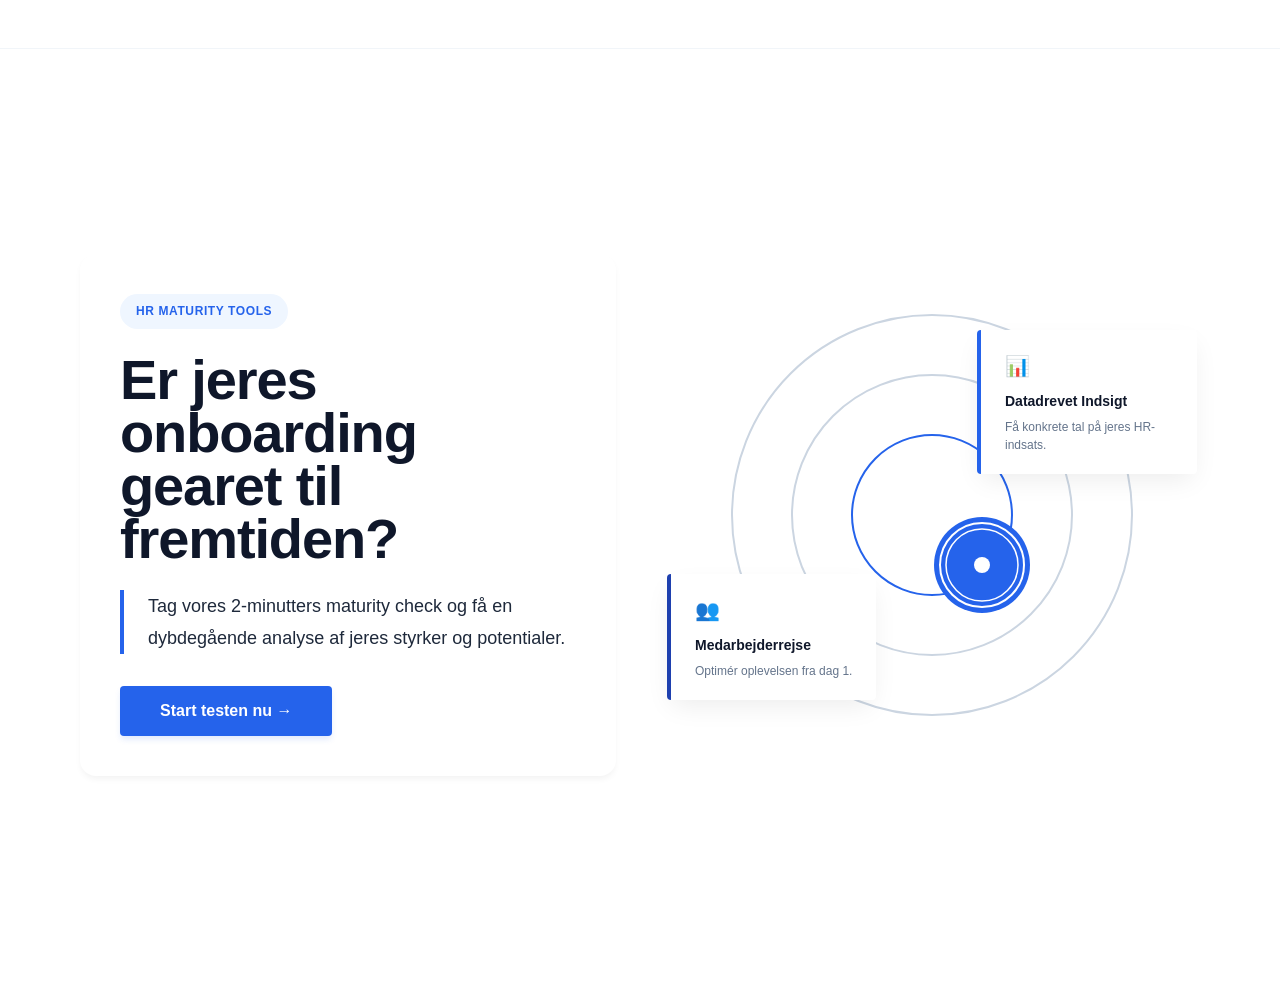
<file: original-quiz.html>
<!DOCTYPE html>
<html lang="da">
<head>
    <meta charset="UTF-8" />
    <meta name="viewport" content="width=device-width, initial-scale=1.0" />
    <title>Onboarding Maturity Check</title>
    <style>
        * { margin: 0; padding: 0; box-sizing: border-box; }
        body { font-family: -apple-system, BlinkMacSystemFont, 'Segoe UI', Roboto, sans-serif; background: #ffffff; color: #1e293b; line-height: 1.6; }
        .container { min-height: 100vh; width: 100%; background: #ffffff; position: relative; overflow: hidden; display: flex; flex-direction: column; }
        header { width: 100%; padding: 24px 32px; display: flex; justify-content: space-between; align-items: center; z-index: 50; position: relative; border-bottom: 1px solid #f1f5f9; }
        .header-title { font-weight: bold; font-size: 12px; letter-spacing: 0.2em; text-transform: uppercase; color: #1e3a8a; display: none; }
        .header-title.show { display: block; }
        main { flex: 1; display: flex; flex-direction: column; position: relative; z-index: 10; max-width: 1280px; margin: 0 auto; width: 100%; padding: 16px 32px; }
        .screen { opacity: 0; visibility: hidden; position: absolute; top: 0; left: 0; width: 100%; min-height: 100vh; transition: opacity 0.3s, visibility 0.3s; }
        .screen.active { opacity: 1; visibility: visible; position: relative; width: 100%; min-height: 100vh; top: auto; left: auto; }
        .start-screen { display: grid; grid-template-columns: 1fr 1fr; gap: 48px; align-items: center; padding: 60px 48px; }
        @media (max-width: 1024px) { .start-screen { grid-template-columns: 1fr; gap: 32px; } }
        .start-content { max-width: 600px; background: white; padding: 40px; border-radius: 16px; box-shadow: 0 4px 6px -1px rgba(0, 0, 0, 0.05); }
        .badge { display: inline-block; padding: 8px 16px; border-radius: 24px; background: #eff6ff; color: #2563eb; font-size: 12px; font-weight: bold; letter-spacing: 0.05em; text-transform: uppercase; margin-bottom: 24px; }
        h1 { font-size: clamp(32px, 8vw, 56px); font-weight: 900; letter-spacing: -0.02em; line-height: 0.95; margin-bottom: 24px; color: #0f172a; }
        .description { font-size: 18px; color: #1e293b; line-height: 1.8; margin-bottom: 32px; border-left: 4px solid #2563eb; padding-left: 24px; max-width: 500px; font-weight: 500; }
        .btn { display: inline-flex; align-items: center; gap: 12px; padding: 16px 40px; font-size: 16px; font-weight: 600; border: none; border-radius: 4px; cursor: pointer; transition: all 0.3s; text-decoration: none; color: white; background: #2563eb; box-shadow: 0 4px 6px -1px rgba(37, 99, 235, 0.15); }
        .btn:hover { background: #1d4ed8; box-shadow: 0 10px 15px -3px rgba(37, 99, 235, 0.2); }
        .graphic { position: relative; width: 100%; height: 500px; display: flex; align-items: center; justify-content: center; }
        @media (max-width: 1024px) { .graphic { display: none; } }
        .graphic-wrapper { position: relative; width: 450px; height: 450px; }
        .circle-svg { position: absolute; top: 0; left: 0; width: 100%; height: 100%; }
        .power-icon-container { position: absolute; top: 50%; left: 50%; transform: translate(-50%, -50%); z-index: 20; }
        .power-icon { width: 100px; height: 100px; background: linear-gradient(135deg, #2563eb 0%, #1d4ed8 100%); border-radius: 50%; display: flex; align-items: center; justify-content: center; color: white; font-size: 44px; box-shadow: 0 20px 25px -5px rgba(37, 99, 235, 0.3); }
        .stat-card { background: white; padding: 20px 24px; box-shadow: 0 10px 25px -5px rgba(0, 0, 0, 0.08); z-index: 20; position: absolute; max-width: 220px; border-left: 4px solid #2563eb; border-radius: 4px; }
        .stat-card-1 { top: 40px; right: -40px; }
        .stat-card-2 { bottom: 40px; left: -40px; border-left-color: #1e40af; }
        .stat-card h3 { font-weight: bold; margin-bottom: 6px; font-size: 14px; color: #0f172a; }
        .stat-card p { font-size: 12px; color: #64748b; line-height: 1.5; }
        .stat-icon { font-size: 20px; margin-bottom: 8px; }
        .quiz-screen { display: grid; grid-template-columns: 1fr 1fr; gap: 48px; align-items: center; max-width: 1280px; margin: 0 auto; min-height: 100vh; }
        @media (max-width: 1024px) { .quiz-screen { grid-template-columns: 1fr; gap: 32px; } }
        .quiz-number { width: 48px; height: 48px; background: #dbeafe; color: #1e40af; display: flex; align-items: center; justify-content: center; font-weight: bold; font-size: 18px; border-radius: 50%; margin-bottom: 24px; }
        .quiz-question { font-size: 32px; font-weight: bold; line-height: 1.25; margin-bottom: 32px; color: #0f172a; }
        .quiz-category { text-transform: uppercase; letter-spacing: 0.05em; font-weight: bold; font-size: 12px; color: #64748b; }
        .quiz-divider { width: 24px; height: 4px; background: #2563eb; margin: 24px 0; border-radius: 2px; }
        .options { display: flex; flex-direction: column; gap: 16px; }
        .option { padding: 24px; background: #f0f4f8 !important; border: 2px solid #cbd5e1 !important; border-left: 4px solid #cbd5e1 !important; cursor: pointer; transition: all 0.2s; text-align: left; font-size: 16px; display: flex; justify-content: space-between; align-items: center; border-radius: 4px; color: #000000 !important; font-weight: 500; }
        .option span { color: #000000 !important; }
        .option * { color: #000000 !important; }
        .option:hover { background: #e0e7f1; border-color: #94a3b8; }
        .option.selected { background: #1e40af; color: white; border-color: #2563eb; }
        .option-check { width: 24px; height: 24px; background: #2563eb; border-radius: 50%; display: flex; align-items: center; justify-content: center; color: white; font-size: 16px; flex-shrink: 0; }
        .quiz-footer { display: flex; justify-content: space-between; align-items: center; margin-top: 64px; border-top: 1px solid #f1f5f9; padding-top: 32px; }
        .progress-dots { display: flex; gap: 4px; }
        .dot { width: 8px; height: 8px; border-radius: 50%; background: #e2e8f0; transition: background 0.2s; }
        .dot.active { background: #2563eb; }
        .nav-btn { background: none; border: none; cursor: pointer; font-size: 14px; font-weight: 500; display: flex; align-items: center; gap: 8px; transition: color 0.2s; color: #64748b; }
        .nav-btn:hover:not(:disabled) { color: #0f172a; }
        .nav-btn:disabled { opacity: 0.3; cursor: not-allowed; }
        .nav-btn.next { color: #2563eb; }
        .result-screen { display: grid; grid-template-columns: 1fr 1fr; gap: 32px; align-items: start; max-width: 1280px; margin: 0 auto; min-height: 100vh; }
        @media (max-width: 1024px) { .result-screen { grid-template-columns: 1fr; } }
        .score-card { background: white; border-radius: 24px; padding: 32px; box-shadow: 0 10px 25px -5px rgba(0, 0, 0, 0.08); border: 1px solid #f1f5f9; position: relative; overflow: hidden; }
        .score-card::before { content: ''; position: absolute; top: 0; left: 0; right: 0; height: 8px; background: #2563eb; }
        .score-header { text-align: center; padding-top: 24px; padding-bottom: 40px; }
        .score-label { font-size: 12px; font-weight: bold; letter-spacing: 0.05em; text-transform: uppercase; color: #0b1e3d; margin-bottom: 32px; }
        .score-circle { position: relative; width: 224px; height: 224px; margin: 0 auto 24px; }
        .score-glow { position: absolute; inset: 0; background: rgba(96, 165, 250, 0.05); border-radius: 50%; filter: blur(32px); }
        .score-svg { width: 100%; height: 100%; transform: rotate(-90deg); }
        .score-bg-circle { fill: none; stroke: #f1f5f9; stroke-width: 16; }
        .score-progress-circle { fill: none; stroke: #2563eb; stroke-width: 16; stroke-linecap: round; transition: stroke-dashoffset 1.5s cubic-bezier(0.4, 0, 0.2, 1); }
        .score-text { position: absolute; inset: 0; display: flex; flex-direction: column; align-items: center; justify-content: center; }
        .score-number { font-size: 48px; font-weight: 900; letter-spacing: -0.02em; color: #0b1e3d; }
        .score-max { font-size: 14px; color: #94a3b8; font-weight: 500; }
        .result-title { font-size: 20px; font-weight: bold; margin-bottom: 12px; line-height: 1.25; color: #0b1e3d; text-align: center; }
        .result-divider { width: 12px; height: 4px; background: #2563eb; margin: 16px auto; border-radius: 2px; }
        .score-card-footer { background: #f8fafc; margin: 0 -32px -32px; padding: 32px; border-top: 1px solid #f1f5f9; }
        .result-description { font-size: 14px; color: #64748b; line-height: 1.6; text-align: center; }
        .insights { display: flex; flex-direction: column; gap: 24px; }
        .insights-card { background: white; border-radius: 24px; padding: 32px; box-shadow: 0 10px 25px -5px rgba(0, 0, 0, 0.08); border: 1px solid #f1f5f9; }
        .insights-title { font-weight: bold; font-size: 18px; margin-bottom: 24px; display: flex; align-items: center; gap: 8px; color: #0b1e3d; }
        .insights-icon { width: 20px; height: 20px; color: #2563eb; font-size: 18px; }
        .bullets { display: flex; flex-direction: column; gap: 16px; }
        .bullet { display: flex; gap: 16px; padding: 16px; border-radius: 16px; background: #f8fafc; border: 1px solid #f1f5f9; transition: border-color 0.2s; }
        .bullet:hover { border-color: rgba(37, 99, 235, 0.3); }
        .bullet-icon { width: 32px; height: 32px; border-radius: 50%; display: flex; align-items: center; justify-content: center; font-size: 16px; flex-shrink: 0; }
        .bullet.strength .bullet-icon { background: #dcfce7; color: #15803d; }
        .bullet.risk .bullet-icon { background: #fee2e2; color: #dc2626; }
        .bullet.opportunity .bullet-icon { background: #fef3c7; color: #b45309; }
        .bullet-label { font-size: 11px; font-weight: bold; letter-spacing: 0.05em; text-transform: uppercase; display: block; margin-bottom: 4px; }
        .bullet.strength .bullet-label { color: #166534; }
        .bullet.risk .bullet-label { color: #7f1d1d; }
        .bullet.opportunity .bullet-label { color: #78350f; }
        .bullet-text { font-size: 14px; line-height: 1.6; font-weight: 500; margin: 0; color: #475569; }
        .cta-card { border-radius: 24px; padding: 32px; color: white; position: relative; overflow: hidden; box-shadow: 0 10px 25px -5px rgba(0, 0, 0, 0.15); background: #0b1e3d; }
        .cta-glow { position: absolute; top: 0; right: 0; width: 256px; height: 256px; background: #2563eb; border-radius: 50%; filter: blur(80px); opacity: 0.3; transform: translate(1/3, -1/3); pointer-events: none; }
        .cta-content { position: relative; z-index: 10; display: flex; flex-direction: column; gap: 16px; }
        @media (min-width: 769px) { .cta-content { flex-direction: row; justify-content: space-between; align-items: center; } }
        .cta-text h4 { font-weight: bold; font-size: 18px; margin-bottom: 8px; }
        .cta-text p { font-size: 14px; color: #bfdbfe; line-height: 1.5; max-width: 280px; }
        .cta-buttons { display: flex; flex-direction: column; gap: 8px; }
        .btn-white { background: #2563eb; color: white; padding: 10px 24px; font-size: 14px; font-weight: 600; border: none; border-radius: 4px; cursor: pointer; transition: background 0.2s; }
        .btn-white:hover { background: #1d4ed8; }
        .btn-ghost { background: transparent; color: #93c5fd; border: none; cursor: pointer; font-size: 13px; font-weight: 600; padding: 8px 24px; transition: color 0.2s; display: flex; align-items: center; gap: 8px; }
        .btn-ghost:hover { color: white; }
    </style>
</head>
<body>
    <div class="container">
        <header>
            <div></div>
            <div class="header-title">Spørgsmål <span class="current-q">1</span> / <span class="total-q">10</span></div>
        </header>
        <main>
            <div class="screen active start-screen" data-screen="start">
                <div class="start-content">
                    <span class="badge">HR Maturity Tools</span>
                    <h1>Er jeres onboarding gearet til fremtiden?</h1>
                    <p class="description">Tag vores 2-minutters maturity check og få en dybdegående analyse af jeres styrker og potentialer.</p>
                    <button class="btn" onclick="app.startQuiz()">Start testen nu →</button>
                </div>
                <div class="graphic">
                    <div class="graphic-wrapper">
                        <svg class="circle-svg" viewBox="0 0 450 450" style="width:100%;height:100%;position:absolute;">
                            <circle cx="225" cy="225" r="200" fill="none" stroke="#cbd5e1" stroke-width="2"/>
                            <circle cx="225" cy="225" r="140" fill="none" stroke="#cbd5e1" stroke-width="2"/>
                            <circle cx="225" cy="225" r="80" fill="none" stroke="#2563eb" stroke-width="2"/>
                        </svg>
                        <div class="power-icon-container">
                            <svg viewBox="0 0 100 100" style="width:100px;height:100px;position:absolute;">
                                <circle cx="50" cy="50" r="48" fill="#2563eb"/>
                                <circle cx="50" cy="50" r="42" fill="none" stroke="white" stroke-width="2"/>
                                <circle cx="50" cy="50" r="36" fill="none" stroke="white" stroke-width="1.5"/>
                                <circle cx="50" cy="50" r="8" fill="white"/>
                            </svg>
                        </div>
                        <div class="stat-card stat-card-1"><div class="stat-icon">📊</div><h3>Datadrevet Indsigt</h3><p>Få konkrete tal på jeres HR-indsats.</p></div>
                        <div class="stat-card stat-card-2"><div class="stat-icon">👥</div><h3>Medarbejderrejse</h3><p>Optimér oplevelsen fra dag 1.</p></div>
                    </div>
                </div>
            </div>
            <div class="screen quiz-screen" data-screen="quiz">
                <div><div class="quiz-number" id="questionNumber">1</div><h2 class="quiz-question" id="questionText"></h2><div class="quiz-divider"></div><p class="quiz-category" id="categoryText"></p></div>
                <div class="options" id="optionsContainer"></div>
            </div>
            <div class="screen result-screen" data-screen="result">
                <div class="score-card">
                    <div class="score-header">
                        <div class="score-label">Onboarding Maturity Score</div>
                        <div class="score-circle"><div class="score-glow"></div><svg class="score-svg" viewBox="0 0 224 224"><circle class="score-bg-circle" cx="112" cy="112" r="100"></circle><circle class="score-progress-circle" cx="112" cy="112" r="100" id="progressCircle" style="stroke-dasharray: 628; stroke-dashoffset: 628;"></circle></svg><div class="score-text"><div class="score-number" id="scoreNumber">0</div><div class="score-max">af 30 point</div></div></div>
                        <h2 class="result-title" id="resultTitle"></h2><div class="result-divider"></div>
                    </div>
                    <div class="score-card-footer"><p class="result-description" id="resultDescription"></p></div>
                </div>
                <div class="insights">
                    <div class="insights-card">
                        <h3 class="insights-title"><span class="insights-icon">📊</span>Analyse af jeres niveau</h3>
                        <div class="bullets" id="bulletsContainer"></div>
                    </div>
                    <div class="cta-card">
                        <div class="cta-glow"></div>
                        <div class="cta-content">
                            <div class="cta-text"><h4>Få styr på jeres onboarding</h4><p>Saml planer, opgaver og opfølgning ét sted med HR-ON Boarding.</p><div style="margin-top: 12px; font-size: 18px; font-weight: bold; color: #93c5fd;">HR-ON</div></div>
                            <div class="cta-buttons"><a href="https://hr-on.com/onboardingplatform/" target="_blank" class="btn-white" style="text-decoration: none; display: inline-flex;">Læs mere</a><button class="btn-ghost" onclick="app.reset()">↻ Start forfra</button></div>
                        </div>
                    </div>
                </div>
            </div>
            <div class="quiz-footer" id="quizFooter" style="display: none;">
                <button class="nav-btn" id="prevBtn" onclick="app.prevQuestion()">← Forrige spørgsmål</button>
                <div class="progress-dots" id="progressDots"></div>
                <button class="nav-btn next" id="nextBtn" onclick="app.nextQuestion()">Næste trin →</button>
            </div>
        </main>
    </div>
    <script>
        const questions = [
            { id: 1, category: "Plan og struktur", text: "Har I en standardiseret plan for de første 30 dage for nye medarbejdere?", options: [{ text: "Ja, for alle relevante stillinger og vi opdaterer den jævnligt.", points: 3 }, { text: "Ja, for de fleste nøglestillinger.", points: 2 }, { text: "Kun for enkelte roller.", points: 1 }, { text: "Nej, det løses fra gang til gang.", points: 0 }] },
            { id: 2, category: "Kultur og værdier", text: "Hvordan introducerer I kultur og værdier i onboardingforløbet?", options: [{ text: "Der er et struktureret forløb med konkrete aktiviteter og eksempler.", points: 3 }, { text: "Der er en præsentation eller et oplæg, men ikke meget mere.", points: 2 }, { text: "Det sker primært uformelt i hverdagen.", points: 1 }, { text: "Vi har ikke en klar tilgang til det.", points: 0 }] },
            { id: 3, category: "Netværk og relationer", text: "Hvordan sikrer I, at nye medarbejdere får opbygget et relevant internt netværk?", options: [{ text: "Vi har planlagte møder med nøglepersoner og tværgående kolleger.", points: 3 }, { text: "Vi introducerer dem til nærmeste team og enkelte nøglepersoner.", points: 2 }, { text: "Det forventes at ske naturligt over tid.", points: 1 }, { text: "Vi har ikke fokus på det.", points: 0 }] },
            { id: 4, category: "Rolle- og ansvarsfordeling", text: "Hvor tydeligt er ansvaret for onboarding fordelt mellem HR, leder og kolleger?", options: [{ text: "Meget tydeligt og dokumenteret.", points: 3 }, { text: "Nogenlunde tydeligt, men ikke formelt beskrevet.", points: 2 }, { text: "Det er primært implicit og afhænger af den enkelte leder.", points: 1 }, { text: "Det er uklart, hvem der har ansvaret.", points: 0 }] },
            { id: 5, category: "Opfølgning og måling", text: "Evaluerer I systematisk, om onboardingforløbet har været en succes?", options: [{ text: "Ja, via faste målinger og samtaler på bestemte tidspunkter.", points: 3 }, { text: "Ja, men mere ad hoc og uregelmæssigt.", points: 2 }, { text: "Kun hvis der opstår problemer.", points: 1 }, { text: "Nej, vi evaluerer ikke struktureret.", points: 0 }] },
            { id: 6, category: "Forberedelse før første dag", text: "Hvor meget er på plads før første arbejdsdag for en ny medarbejder?", options: [{ text: "Udstyr, systemadgang, program og velkomstmateriale er klart.", points: 3 }, { text: "Det meste er klar, men enkelte ting mangler ofte.", points: 2 }, { text: "Noget er klar, men mange ting ordnes først på dagen.", points: 1 }, { text: "Det meste bliver ordnet, efter medarbejderen er startet.", points: 0 }] },
            { id: 7, category: "Digital støtte", text: "Hvordan understøtter I onboarding digitalt i dag?", options: [{ text: "Vi bruger et dedikeret onboardingværktøj med opgaver, planer og opfølgning.", points: 3 }, { text: "Vi bruger HR-system, intranet eller andre værktøjer med simple skabeloner.", points: 2 }, { text: "Vi bruger primært mails, dokumenter og regneark.", points: 1 }, { text: "Der er ingen samlet digital løsning.", points: 0 }] },
            { id: 8, category: "Ledelsesinvolvering", text: "Hvor tydeligt er lederens rolle i onboarding?", options: [{ text: "Lederens rolle er klart defineret med konkrete opgaver og touchpoints.", points: 3 }, { text: "Lederen ved nogenlunde hvad der forventes, men uden fast struktur.", points: 2 }, { text: "Det afhænger meget af den enkelte leder.", points: 1 }, { text: "Der er ingen fælles forventninger til lederens rolle.", points: 0 }] },
            { id: 9, category: "Varighed og helhed", text: "Hvor længe betragter I onboardingforløbet som aktivt?", options: [{ text: "Vi har en tydelig plan der strækker sig mindst 3 måneder.", points: 3 }, { text: "Vi har en plan for 2 til 4 uger.", points: 2 }, { text: "Vi fokuserer mest på første uge.", points: 1 }, { text: "Onboarding er primært første dag.", points: 0 }] },
            { id: 10, category: "Løbende forbedring", text: "Hvordan arbejder I med at forbedre jeres onboarding over tid?", options: [{ text: "Vi bruger data og feedback til at justere programmet løbende.", points: 3 }, { text: "Vi justerer indimellem baseret på oplevelser og enkeltstående input.", points: 2 }, { text: "Vi ændrer kun noget hvis der har været en meget dårlig oplevelse.", points: 1 }, { text: "Onboardingforløbet har stort set været det samme i flere år.", points: 0 }] }
        ];
        const results = [
            { min: 0, max: 10, title: "Jeres onboarding er primært ad hoc", description: "Onboarding afhænger i høj grad af den enkelte leder og situation. Nye medarbejdere kan få meget forskellige oplevelser, og vigtige elementer risikerer at blive glemt.", bullets: [{ type: "strength", label: "Styrke", text: "I kan tilpasse jer hurtigt fra gang til gang." }, { type: "risk", label: "Risiko", text: "Uensartet kvalitet og større risiko for dårlige oplevelser." }, { type: "opportunity", label: "Mulighed", text: "Ved at samle onboarding i en enkel struktur kan I hurtigt løfte niveauet." }] },
            { min: 11, max: 18, title: "Jeres onboarding har et grundlæggende fundament", description: "I har flere gode elementer i onboarding, men de er ikke fuldt ud standardiseret og skaleret. Oplevelsen kan stadig variere alt efter rolle og leder.", bullets: [{ type: "strength", label: "Styrke", text: "Nye medarbejdere får typisk en fornuftig start." }, { type: "risk", label: "Risiko", text: "Manglende konsistens og begrænset opfølgning." }, { type: "opportunity", label: "Mulighed", text: "Med en samlet plan og digitale værktøjer kan I skabe en mere ensartet oplevelse." }] },
            { min: 19, max: 24, title: "Jeres onboarding er struktureret", description: "I har et solidt fundament med planer, faste elementer og tydelige roller. De største muligheder ligger i at gøre onboarding mere datadrevet og let at skalere på tværs af organisationen.", bullets: [{ type: "strength", label: "Styrke", text: "Klare rammer og genkendelige forløb." }, { type: "risk", label: "Risiko", text: "Afhængighed af enkelte nøglepersoner og manuelle processer." }, { type: "opportunity", label: "Mulighed", text: "Ved at samle onboarding digitalt kan I spare tid og få bedre overblik." }] },
            { min: 25, max: 30, title: "Jeres onboarding er på et strategisk niveau", description: "Onboarding er integreret i jeres måde at drive forretning og HR på. I arbejder struktureret med forløb, roller og opfølgning og bruger viden til at forbedre oplevelsen løbende.", bullets: [{ type: "strength", label: "Styrke", text: "En stærk, konsistent oplevelse for nye medarbejdere." }, { type: "risk", label: "Risiko", text: "At kompleksitet og vedligeholdelse kan vokse over tid." }, { type: "opportunity", label: "Mulighed", text: "I kan bruge data til at koble onboarding endnu tættere til performance og fastholdelse." }] }
        ];
        class Quiz { constructor() { this.currentQuestion = 0; this.answers = {}; this.init(); } init() { this.setupProgressDots(); this.updateQuestionDisplay(); } startQuiz() { this.goToScreen('quiz'); document.getElementById('quizFooter').style.display = 'flex'; } goToScreen(screen) { document.querySelectorAll('.screen').forEach(s => s.classList.remove('active')); document.querySelector(`[data-screen="${screen}"]`).classList.add('active'); document.querySelector('.header-title').classList.toggle('show', screen === 'quiz'); } setupProgressDots() { const container = document.getElementById('progressDots'); container.innerHTML = ''; questions.forEach((_, idx) => { const dot = document.createElement('div'); dot.className = 'dot' + (idx === 0 ? ' active' : ''); container.appendChild(dot); }); } updateQuestionDisplay() { const q = questions[this.currentQuestion]; const selected = this.answers[this.currentQuestion]; document.getElementById('questionNumber').textContent = this.currentQuestion + 1; document.getElementById('questionText').textContent = q.text; document.getElementById('categoryText').textContent = q.category; document.querySelector('.current-q').textContent = this.currentQuestion + 1; document.querySelector('.total-q').textContent = questions.length; const container = document.getElementById('optionsContainer'); container.innerHTML = q.options.map((opt, idx) => `<button class="option ${selected === idx ? 'selected' : ''}" onclick="app.selectAnswer(${idx})"><span>${opt.text}</span>${selected === idx ? '<div class="option-check">✓</div>' : ''}</button>`).join(''); const dots = document.querySelectorAll('.dot'); dots.forEach((dot, idx) => { dot.classList.toggle('active', idx <= this.currentQuestion); }); document.getElementById('prevBtn').disabled = this.currentQuestion === 0; document.getElementById('nextBtn').disabled = selected === undefined; } selectAnswer(idx) { this.answers[this.currentQuestion] = idx; this.updateQuestionDisplay(); } nextQuestion() { if (this.currentQuestion < questions.length - 1) { this.currentQuestion++; this.updateQuestionDisplay(); } else { this.showResults(); } } prevQuestion() { if (this.currentQuestion > 0) { this.currentQuestion--; this.updateQuestionDisplay(); } } showResults() { const score = this.calculateScore(); const result = this.getResult(score); document.getElementById('scoreNumber').textContent = score; document.getElementById('resultTitle').textContent = result.title; document.getElementById('resultDescription').textContent = result.description; const bulletsContainer = document.getElementById('bulletsContainer'); bulletsContainer.innerHTML = result.bullets.map(bullet => `<div class="bullet ${bullet.type}"><div class="bullet-icon">${bullet.type === 'strength' ? '✓' : bullet.type === 'risk' ? '!' : '↗'}</div><div><span class="bullet-label">${bullet.label}</span><p class="bullet-text">${bullet.text}</p></div></div>`).join(''); const circumference = 2 * Math.PI * 100; const progress = score / 30; const offset = circumference * (1 - progress); document.getElementById('progressCircle').style.strokeDashoffset = offset; document.getElementById('quizFooter').style.display = 'none'; this.goToScreen('result'); } calculateScore() { let total = 0; Object.entries(this.answers).forEach(([qIdx, optIdx]) => { total += questions[qIdx].options[optIdx].points; }); return total; } getResult(score) { return results.find(r => score >= r.min && score <= r.max) || results[0]; } reset() { this.currentQuestion = 0; this.answers = {}; this.init(); this.goToScreen('start'); } }
        const app = new Quiz();
    </script>
</body>
</html>
</file>
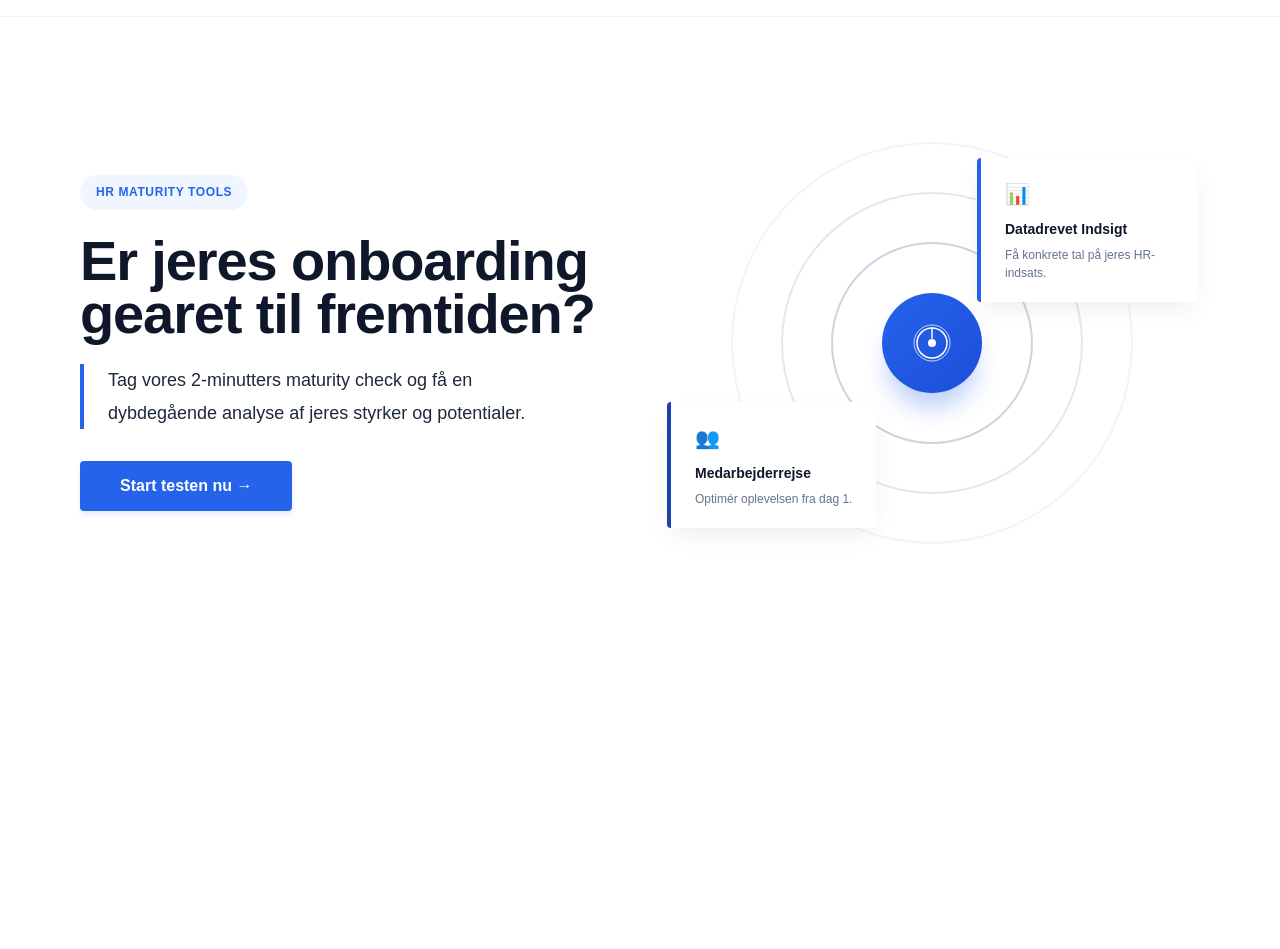
<file: static-quiz.html>
<!DOCTYPE html>
<html lang="da">
<head>
    <meta charset="UTF-8" />
    <meta name="viewport" content="width=device-width, initial-scale=1.0" />
    <title>Onboarding Maturity Check</title>
    <style>
        * { margin: 0; padding: 0; box-sizing: border-box; }
        body { font-family: -apple-system, BlinkMacSystemFont, 'Segoe UI', Roboto, sans-serif; background: #ffffff; color: #1e293b; line-height: 1.6; }
        .container { min-height: 100vh; width: 100%; background: #ffffff; position: relative; overflow: hidden; display: flex; flex-direction: column; }
        header { width: 100%; padding: 8px 32px; display: flex; justify-content: space-between; align-items: center; z-index: 50; position: relative; border-bottom: 1px solid #f1f5f9; }
        .header-title { font-weight: bold; font-size: 12px; letter-spacing: 0.2em; text-transform: uppercase; color: #1e3a8a; display: none; }
        .header-title.show { display: block; }
        main { flex: 1; display: flex; flex-direction: column; position: relative; z-index: 10; max-width: 1280px; margin: 0 auto; width: 100%; padding: 16px 32px; }
        .screen { opacity: 0; visibility: hidden; position: absolute; top: 0; left: 0; width: 100%; min-height: 100vh; transition: opacity 0.3s, visibility 0.3s; }
        .screen.active { opacity: 1; visibility: visible; position: relative; width: 100%; min-height: 100vh; top: auto; left: auto; }
        .start-screen { display: grid; grid-template-columns: 1fr 1fr; gap: 48px; align-items: center; padding: 60px 48px; }
        @media (max-width: 1024px) { .start-screen { grid-template-columns: 1fr; gap: 32px; } }
        .start-content { max-width: 600px; }
        .badge { display: inline-block; padding: 8px 16px; border-radius: 24px; background: #eff6ff; color: #2563eb; font-size: 12px; font-weight: bold; letter-spacing: 0.05em; text-transform: uppercase; margin-bottom: 24px; }
        h1 { font-size: clamp(32px, 8vw, 56px); font-weight: 900; letter-spacing: -0.02em; line-height: 0.95; margin-bottom: 24px; color: #0f172a; }
        .description { font-size: 18px; color: #1e293b; line-height: 1.8; margin-bottom: 32px; border-left: 4px solid #2563eb; padding-left: 24px; max-width: 500px; font-weight: 500; }
        .btn { display: inline-flex; align-items: center; gap: 12px; padding: 16px 40px; font-size: 16px; font-weight: 600; border: none; border-radius: 4px; cursor: pointer; transition: all 0.3s; text-decoration: none; color: white; background: #2563eb; box-shadow: 0 4px 6px -1px rgba(37, 99, 235, 0.15); }
        .btn:hover { background: #1d4ed8; box-shadow: 0 10px 15px -3px rgba(37, 99, 235, 0.2); }
        .graphic { position: relative; width: 100%; height: 500px; display: flex; align-items: center; justify-content: center; }
        @media (max-width: 1024px) { .graphic { display: none; } }
        .graphic-wrapper { position: relative; width: 450px; height: 450px; }
        .circle-svg { position: absolute; top: 0; left: 0; width: 100%; height: 100%; }
        .power-icon-container { position: absolute; top: 50%; left: 50%; transform: translate(-50%, -50%); z-index: 20; }
        .power-icon { width: 100px; height: 100px; background: linear-gradient(135deg, #2563eb 0%, #1d4ed8 100%); border-radius: 50%; display: flex; align-items: center; justify-content: center; color: white; font-size: 44px; box-shadow: 0 20px 25px -5px rgba(37, 99, 235, 0.3); }
        .stat-card { background: white; padding: 20px 24px; box-shadow: 0 10px 25px -5px rgba(0, 0, 0, 0.08); z-index: 20; position: absolute; max-width: 220px; border-left: 4px solid #2563eb; border-radius: 4px; }
        .stat-card-1 { top: 40px; right: -40px; }
        .stat-card-2 { bottom: 40px; left: -40px; border-left-color: #1e40af; }
        .stat-card h3 { font-weight: bold; margin-bottom: 6px; font-size: 14px; color: #0f172a; }
        .stat-card p { font-size: 12px; color: #64748b; line-height: 1.5; }
        .stat-icon { font-size: 20px; margin-bottom: 8px; }
        .quiz-screen { display: grid; grid-template-columns: 1fr 1fr; gap: 48px; align-items: center; max-width: 1280px; margin: 0 auto; min-height: 100vh; }
        @media (max-width: 1024px) { .quiz-screen { grid-template-columns: 1fr; gap: 32px; } }
        .quiz-number { width: 48px; height: 48px; background: #dbeafe; color: #1e40af; display: flex; align-items: center; justify-content: center; font-weight: bold; font-size: 18px; border-radius: 50%; margin-bottom: 24px; }
        .quiz-question { font-size: 32px; font-weight: bold; line-height: 1.25; margin-bottom: 32px; color: #0f172a; }
        .quiz-category { text-transform: uppercase; letter-spacing: 0.05em; font-weight: bold; font-size: 12px; color: #64748b; }
        .quiz-divider { width: 24px; height: 4px; background: #2563eb; margin: 24px 0; border-radius: 2px; }
        .options { display: flex; flex-direction: column; gap: 16px; }
        .option { padding: 24px; background: #f0f4f8 !important; border: 2px solid #cbd5e1 !important; border-left: 4px solid #cbd5e1 !important; cursor: pointer; transition: all 0.2s; text-align: left; font-size: 16px; display: flex; justify-content: space-between; align-items: center; border-radius: 4px; color: #000000 !important; font-weight: 500; }
        .option span { color: #000000 !important; }
        .option * { color: #000000 !important; }
        .option:hover { background: #e0e7f1; border-color: #94a3b8; }
        .option.selected { background: #1e40af; color: white; border-color: #2563eb; }
        .option-check { width: 24px; height: 24px; background: #2563eb; border-radius: 50%; display: flex; align-items: center; justify-content: center; color: white; font-size: 16px; flex-shrink: 0; }
        .quiz-footer { display: flex; justify-content: space-between; align-items: center; margin-top: 64px; border-top: 1px solid #f1f5f9; padding-top: 32px; }
        .progress-dots { display: flex; gap: 4px; }
        .dot { width: 8px; height: 8px; border-radius: 50%; background: #e2e8f0; transition: background 0.2s; }
        .dot.active { background: #2563eb; }
        .nav-btn { background: none; border: none; cursor: pointer; font-size: 14px; font-weight: 500; display: flex; align-items: center; gap: 8px; transition: color 0.2s; color: #64748b; }
        .nav-btn:hover:not(:disabled) { color: #0f172a; }
        .nav-btn:disabled { opacity: 0.3; cursor: not-allowed; }
        .nav-btn.next { flex-direction: row-reverse; }
    </style>
</head>
<body>
    <div class="container">
        <header>
            <div class="header-title"></div>
        </header>
        <main>
            <div class="screen active" data-screen="start">
                <div class="start-screen">
                    <div class="start-content">
                        <div class="badge">HR MATURITY TOOLS</div>
                        <h1>Er jeres onboarding gearet til fremtiden?</h1>
                        <p class="description">Tag vores 2-minutters maturity check og få en dybdegående analyse af jeres styrker og potentialer.</p>
                        <button class="btn" onclick="app.startQuiz()">Start testen nu →</button>
                    </div>
                    <div class="graphic">
                        <div class="graphic-wrapper">
                            <svg class="circle-svg" viewBox="0 0 450 450">
                                <circle cx="225" cy="225" r="200" fill="none" stroke="#f1f5f9" stroke-width="2"/>
                                <circle cx="225" cy="225" r="150" fill="none" stroke="#e2e8f0" stroke-width="2"/>
                                <circle cx="225" cy="225" r="100" fill="none" stroke="#cbd5e1" stroke-width="2"/>
                            </svg>
                            <div class="power-icon-container">
                                <div class="power-icon">
                                    <svg width="50" height="50" viewBox="0 0 100 100" fill="none">
                                        <path d="M50 20 Q50 20 50 40" stroke="white" stroke-width="3" stroke-linecap="round"/>
                                        <circle cx="50" cy="50" r="30" fill="none" stroke="white" stroke-width="3"/>
                                        <circle cx="50" cy="50" r="36" fill="none" stroke="white" stroke-width="1.5"/>
                                        <circle cx="50" cy="50" r="8" fill="white"/>
                                    </svg>
                                </div>
                            </div>
                            <div class="stat-card stat-card-1"><div class="stat-icon">📊</div><h3>Datadrevet Indsigt</h3><p>Få konkrete tal på jeres HR-indsats.</p></div>
                            <div class="stat-card stat-card-2"><div class="stat-icon">👥</div><h3>Medarbejderrejse</h3><p>Optimér oplevelsen fra dag 1.</p></div>
                        </div>
                    </div>
                </div>
            </div>
            <div class="screen quiz-screen" data-screen="quiz">
                <div><div class="quiz-number" id="questionNumber">1</div><h2 class="quiz-question" id="questionText"></h2><div class="quiz-divider"></div><p class="quiz-category" id="categoryText"></p></div>
                <div class="options" id="optionsContainer"></div>
            </div>
            <div class="quiz-footer" id="quizFooter" style="display: none;">
                <button class="nav-btn" id="prevBtn" onclick="app.prevQuestion()">← Forrige spørgsmål</button>
                <div class="progress-dots" id="progressDots"></div>
                <button class="nav-btn next" id="nextBtn" onclick="app.nextQuestion()">Næste trin →</button>
            </div>
        </main>
    </div>
    <script>
        const questions = [
            { id: 1, category: "Plan og struktur", text: "Har I en standardiseret plan for de første 30 dage for nye medarbejdere?", options: [{ text: "Ja, for alle relevante stillinger og vi opdaterer den jævnligt.", points: 3 }, { text: "Ja, for de fleste nøglestillinger.", points: 2 }, { text: "Kun for enkelte roller.", points: 1 }, { text: "Nej, det løses fra gang til gang.", points: 0 }] },
            { id: 2, category: "Kultur og værdier", text: "Hvordan introducerer I kultur og værdier i onboardingforløbet?", options: [{ text: "Der er et struktureret forløb med konkrete aktiviteter og eksempler.", points: 3 }, { text: "Der er en præsentation eller et oplæg, men ikke meget mere.", points: 2 }, { text: "Det sker primært uformelt i hverdagen.", points: 1 }, { text: "Vi har ikke en klar tilgang til det.", points: 0 }] },
            { id: 3, category: "Netværk og relationer", text: "Hvordan sikrer I, at nye medarbejdere får opbygget et relevant internt netværk?", options: [{ text: "Vi har planlagte møder med nøglepersoner og tværgående kolleger.", points: 3 }, { text: "Vi introducerer dem til nærmeste team og enkelte nøglepersoner.", points: 2 }, { text: "Det forventes at ske naturligt over tid.", points: 1 }, { text: "Vi har ikke fokus på det.", points: 0 }] },
            { id: 4, category: "Rolle- og ansvarsfordeling", text: "Hvor tydeligt er ansvaret for onboarding fordelt mellem HR, leder og kolleger?", options: [{ text: "Meget tydeligt og dokumenteret.", points: 3 }, { text: "Nogenlunde tydeligt, men ikke formelt beskrevet.", points: 2 }, { text: "Det er primært implicit og afhænger af den enkelte leder.", points: 1 }, { text: "Det er uklart, hvem der har ansvaret.", points: 0 }] },
            { id: 5, category: "Opfølgning og måling", text: "Evaluerer I systematisk, om onboardingforløbet har været en succes?", options: [{ text: "Ja, via faste målinger og samtaler på bestemte tidspunkter.", points: 3 }, { text: "Ja, men mere ad hoc og uregelmæssigt.", points: 2 }, { text: "Kun hvis der opstår problemer.", points: 1 }, { text: "Nej, vi evaluerer ikke struktureret.", points: 0 }] },
            { id: 6, category: "Forberedelse før første dag", text: "Hvor meget er på plads før første arbejdsdag for en ny medarbejder?", options: [{ text: "Udstyr, systemadgang, program og velkomstmateriale er klart.", points: 3 }, { text: "Det meste er klar, men enkelte ting mangler ofte.", points: 2 }, { text: "Noget er klar, men mange ting ordnes først på dagen.", points: 1 }, { text: "Det meste bliver ordnet, efter medarbejderen er startet.", points: 0 }] },
            { id: 7, category: "Digital støtte", text: "Hvordan understøtter I onboarding digitalt i dag?", options: [{ text: "Vi bruger et dedikeret onboardingværktøj med opgaver, planer og opfølgning.", points: 3 }, { text: "Vi bruger HR-system, intranet eller andre værktøjer med simple skabeloner.", points: 2 }, { text: "Vi bruger primært mails, dokumenter og regneark.", points: 1 }, { text: "Der er ingen samlet digital løsning.", points: 0 }] },
            { id: 8, category: "Ledelsesinvolvering", text: "Hvor tydeligt er lederens rolle i onboarding?", options: [{ text: "Lederens rolle er klart defineret med konkrete opgaver og touchpoints.", points: 3 }, { text: "Lederen ved nogenlunde hvad der forventes, men uden fast struktur.", points: 2 }, { text: "Det afhænger meget af den enkelte leder.", points: 1 }, { text: "Der er ingen fælles forventninger til lederens rolle.", points: 0 }] },
            { id: 9, category: "Varighed og helhed", text: "Hvor længe betragter I onboardingforløbet som aktivt?", options: [{ text: "Vi har en tydelig plan der strækker sig mindst 3 måneder.", points: 3 }, { text: "Vi har en plan for 2 til 4 uger.", points: 2 }, { text: "Vi fokuserer mest på første uge.", points: 1 }, { text: "Onboarding er primært første dag.", points: 0 }] },
            { id: 10, category: "Løbende forbedring", text: "Hvordan arbejder I med at forbedre jeres onboarding over tid?", options: [{ text: "Vi bruger data og feedback til at justere programmet løbende.", points: 3 }, { text: "Vi justerer indimellem baseret på oplevelser og enkeltstående input.", points: 2 }, { text: "Vi ændrer kun noget hvis der har været en meget dårlig oplevelse.", points: 1 }, { text: "Onboardingforløbet har stort set været det samme i flere år.", points: 0 }] }
        ];

        class Quiz {
            constructor() {
                this.currentQuestion = 0;
                this.answers = {};
                this.init();
            }
            init() {
                this.setupProgressDots();
            }
            startQuiz() {
                this.goToScreen('quiz');
                document.getElementById('quizFooter').style.display = 'flex';
            }
            goToScreen(screen) {
                document.querySelectorAll('.screen').forEach(s => s.classList.remove('active'));
                document.querySelector(`[data-screen="${screen}"]`).classList.add('active');
            }
            setupProgressDots() {
                const container = document.getElementById('progressDots');
                container.innerHTML = '';
                questions.forEach((_, idx) => {
                    const dot = document.createElement('div');
                    dot.className = 'dot' + (idx === 0 ? ' active' : '');
                    container.appendChild(dot);
                });
            }
            updateQuestionDisplay() {
                const q = questions[this.currentQuestion];
                const selected = this.answers[this.currentQuestion];
                document.getElementById('questionNumber').textContent = this.currentQuestion + 1;
                document.getElementById('questionText').textContent = q.text;
                document.getElementById('categoryText').textContent = q.category;
                const container = document.getElementById('optionsContainer');
                container.innerHTML = q.options.map((opt, idx) => 
                    `<button class="option ${selected === idx ? 'selected' : ''}" onclick="app.selectAnswer(${idx})"><span>${opt.text}</span>${selected === idx ? '<div class="option-check">✓</div>' : ''}</button>`
                ).join('');
                const dots = document.querySelectorAll('.dot');
                dots.forEach((dot, idx) => {
                    dot.classList.toggle('active', idx <= this.currentQuestion);
                });
                document.getElementById('prevBtn').disabled = this.currentQuestion === 0;
                document.getElementById('nextBtn').disabled = selected === undefined;
            }
            selectAnswer(idx) {
                this.answers[this.currentQuestion] = idx;
                this.updateQuestionDisplay();
            }
            nextQuestion() {
                if (this.currentQuestion < questions.length - 1) {
                    this.currentQuestion++;
                    this.updateQuestionDisplay();
                }
            }
            prevQuestion() {
                if (this.currentQuestion > 0) {
                    this.currentQuestion--;
                    this.updateQuestionDisplay();
                }
            }
        }
        const app = new Quiz();
        app.updateQuestionDisplay();
    </script>
</body>
</html>
</file>
